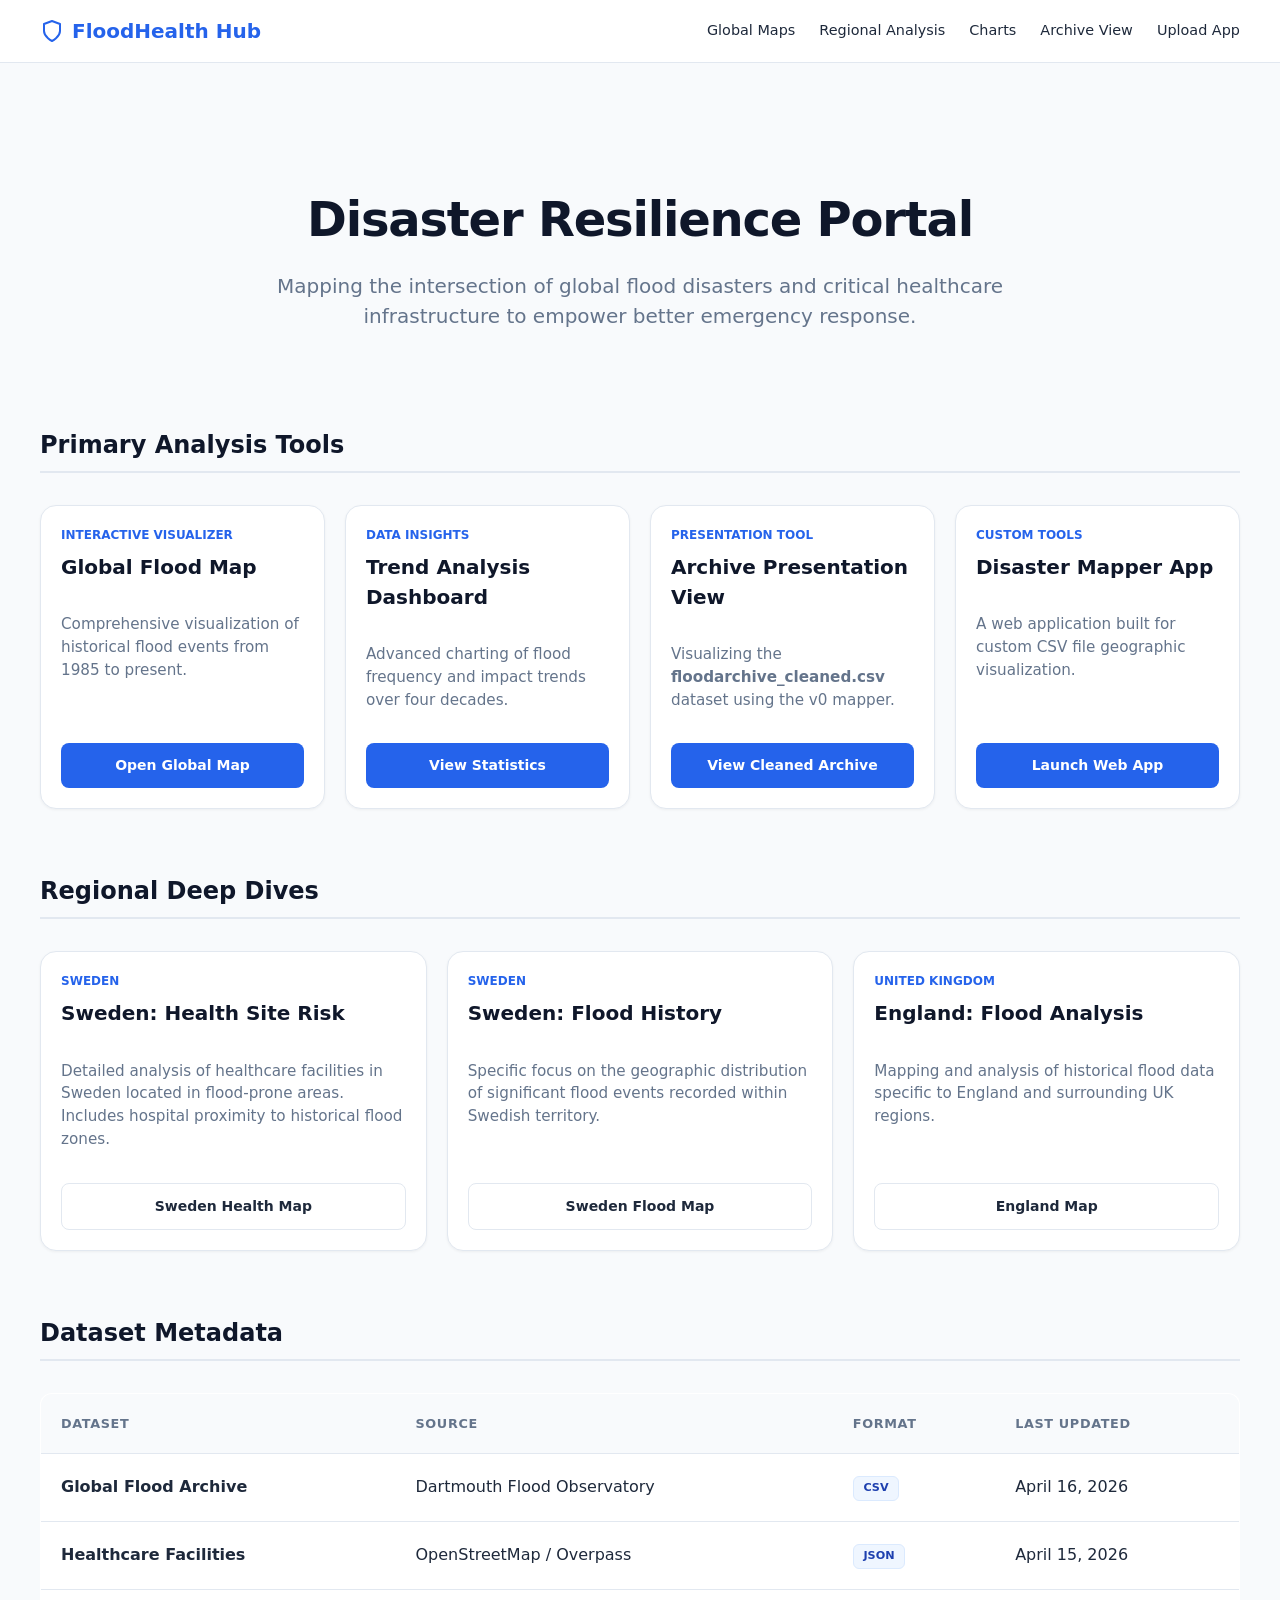
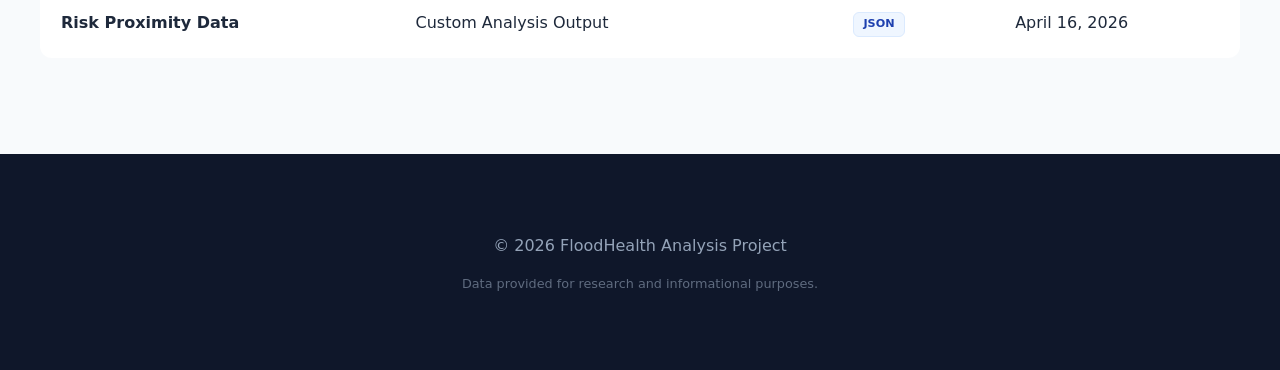
<file: index.html>
<!DOCTYPE html>
<html lang="en">
<head>
    <meta charset="UTF-8">
    <meta name="viewport" content="width=device-width, initial-scale=1.0">
    <title>Flood Risk & Health Site Analysis Hub</title>
    <style>
        :root {
            --primary: #2563eb;
            --primary-dark: #1d4ed8;
            --secondary: #64748b;
            --bg: #f8fafc;
            --card-bg: #ffffff;
            --text: #1e293b;
            --text-muted: #64748b;
            --border: #e2e8f0;
            --accent: #3b82f6;
        }

        body {
            font-family: 'Segoe UI', system-ui, -apple-system, sans-serif;
            background-color: var(--bg);
            color: var(--text);
            margin: 0;
            line-height: 1.5;
        }

        header {
            background: white;
            border-bottom: 1px solid var(--border);
            position: sticky;
            top: 0;
            z-index: 100;
        }

        nav {
            max-width: 1200px;
            margin: 0 auto;
            padding: 1rem 2rem;
            display: flex;
            justify-content: space-between;
            align-items: center;
        }

        .logo {
            font-weight: 700;
            font-size: 1.25rem;
            color: var(--primary);
            text-decoration: none;
            display: flex;
            align-items: center;
            gap: 0.5rem;
        }

        .nav-links {
            display: flex;
            gap: 1.5rem;
        }

        .nav-links a {
            text-decoration: none;
            color: var(--text);
            font-weight: 500;
            font-size: 0.9rem;
            transition: color 0.2s;
        }

        .nav-links a:hover {
            color: var(--primary);
        }

        main {
            max-width: 1200px;
            margin: 3rem auto;
            padding: 0 2rem;
        }

        .hero {
            text-align: center;
            margin-bottom: 4rem;
            padding: 2rem 0;
        }

        .hero h1 {
            font-size: 3rem;
            margin-bottom: 1rem;
            color: #0f172a;
            letter-spacing: -0.025em;
        }

        .hero p {
            font-size: 1.25rem;
            color: var(--text-muted);
            max-width: 800px;
            margin: 0 auto;
        }

        .section-header {
            border-bottom: 2px solid var(--border);
            padding-bottom: 0.5rem;
            margin-bottom: 2rem;
            margin-top: 4rem;
            display: flex;
            justify-content: space-between;
            align-items: flex-end;
        }

        .section-header h2 {
            margin: 0;
            font-size: 1.5rem;
            color: #0f172a;
        }

        .grid {
            display: grid;
            grid-template-columns: repeat(auto-fit, minmax(240px, 1fr));
            gap: 1.25rem;
        }

        .card {
            background: var(--card-bg);
            border: 1px solid var(--border);
            border-radius: 1rem;
            padding: 1.25rem;
            box-shadow: 0 1px 3px rgba(0,0,0,0.05);
            transition: all 0.3s cubic-bezier(0.4, 0, 0.2, 1);
            display: flex;
            flex-direction: column;
        }

        .card:hover {
            transform: translateY(-5px);
            box-shadow: 0 20px 25px -5px rgba(0,0,0,0.1), 0 10px 10px -5px rgba(0,0,0,0.04);
            border-color: var(--accent);
        }

        .card h3 {
            margin-top: 0;
            margin-bottom: 1rem;
            color: #0f172a;
            font-size: 1.25rem;
        }

        .card p {
            color: var(--text-muted);
            font-size: 0.95rem;
            margin-bottom: 2rem;
            flex-grow: 1;
        }

        .btn {
            display: inline-flex;
            align-items: center;
            justify-content: center;
            background: var(--primary);
            color: white;
            padding: 0.75rem 1.5rem;
            border-radius: 0.5rem;
            text-decoration: none;
            font-weight: 600;
            font-size: 0.875rem;
            transition: background 0.2s;
            gap: 0.5rem;
        }

        .btn:hover {
            background: var(--primary-dark);
        }

        .btn-outline {
            background: transparent;
            border: 1px solid var(--border);
            color: var(--text);
        }

        .btn-outline:hover {
            background: #f1f5f9;
            border-color: var(--secondary);
        }

        .metadata-section {
            margin-top: 4rem;
        }

        .dataset-table {
            width: 100%;
            border-collapse: collapse;
            background: white;
            border-radius: 0.75rem;
            overflow: hidden;
            border: 1px solid var(--border);
        }

        .dataset-table th, .dataset-table td {
            text-align: left;
            padding: 1.25rem;
            border-bottom: 1px solid var(--border);
        }

        .dataset-table th {
            background: #f8fafc;
            font-weight: 600;
            font-size: 0.8rem;
            color: var(--secondary);
            text-transform: uppercase;
            letter-spacing: 0.05em;
        }

        .badge {
            display: inline-block;
            padding: 0.2rem 0.6rem;
            border-radius: 6px;
            font-size: 0.7rem;
            font-weight: 700;
            background: #eff6ff;
            color: #1e40af;
            border: 1px solid #dbeafe;
        }

        footer {
            background: #0f172a;
            color: #94a3b8;
            text-align: center;
            padding: 4rem 2rem;
            margin-top: 6rem;
        }

        .tag {
            font-size: 0.75rem;
            color: var(--primary);
            font-weight: 700;
            text-transform: uppercase;
            margin-bottom: 0.5rem;
            display: block;
        }
    </style>
</head>
<body>

<header>
    <nav>
        <a href="#" class="logo">
            <svg width="24" height="24" viewBox="0 0 24 24" fill="none" stroke="currentColor" stroke-width="2" stroke-linecap="round" stroke-linejoin="round"><path d="M12 22s8-4 8-10V5l-8-3-8 3v7c0 6 8 10 8 10z"></path></svg>
            FloodHealth Hub
        </a>
        <div class="nav-links">
            <a href="#global">Global Maps</a>
            <a href="#regional">Regional Analysis</a>
            <a href="flood_analysis.html">Charts</a>
            <a href="v0_file/public/disaster-mapper.html?data=../../floodarchive_cleaned.csv">Archive View</a>
            <a href="v0_file/public/disaster-mapper.html">Upload App</a>
        </div>
    </nav>
</header>

<main>
    <section class="hero">
        <h1>Disaster Resilience Portal</h1>
        <p>Mapping the intersection of global flood disasters and critical healthcare infrastructure to empower better emergency response.</p>
    </section>

    <div class="section-header" id="global">
        <h2>Primary Analysis Tools</h2>
    </div>
    <div class="grid">
        <div class="card">
            <span class="tag">Interactive Visualizer</span>
            <h3>Global Flood Map</h3>
            <p>Comprehensive visualization of historical flood events from 1985 to present.</p>
            <a href="flood-map/index.html" class="btn">Open Global Map</a>
        </div>
        <div class="card">
            <span class="tag">Data Insights</span>
            <h3>Trend Analysis Dashboard</h3>
            <p>Advanced charting of flood frequency and impact trends over four decades.</p>
            <a href="flood_analysis.html" class="btn">View Statistics</a>
        </div>
        <div class="card">
            <span class="tag">Presentation Tool</span>
            <h3>Archive Presentation View</h3>
            <p>Visualizing the <strong>floodarchive_cleaned.csv</strong> dataset using the v0 mapper.</p>
            <a href="v0_file/public/disaster-mapper.html?data=../../floodarchive_cleaned.csv" class="btn">View Cleaned Archive</a>
        </div>
        <div class="card">
            <span class="tag">Custom Tools</span>
            <h3>Disaster Mapper App</h3>
            <p>A web application built for custom CSV file geographic visualization.</p>
            <a href="v0_file/public/disaster-mapper.html" class="btn">Launch Web App</a>
        </div>
    </div>

    <div class="section-header" id="regional">
        <h2>Regional Deep Dives</h2>
    </div>
    <div class="grid">
        <div class="card">
            <span class="tag">Sweden</span>
            <h3>Sweden: Health Site Risk</h3>
            <p>Detailed analysis of healthcare facilities in Sweden located in flood-prone areas. Includes hospital proximity to historical flood zones.</p>
            <a href="sweden-map/index.html" class="btn btn-outline">Sweden Health Map</a>
        </div>
        <div class="card">
            <span class="tag">Sweden</span>
            <h3>Sweden: Flood History</h3>
            <p>Specific focus on the geographic distribution of significant flood events recorded within Swedish territory.</p>
            <a href="sweden-floods-map/index.html" class="btn btn-outline">Sweden Flood Map</a>
        </div>
        <div class="card">
            <span class="tag">United Kingdom</span>
            <h3>England: Flood Analysis</h3>
            <p>Mapping and analysis of historical flood data specific to England and surrounding UK regions.</p>
            <a href="england-map/index.html" class="btn btn-outline">England Map</a>
        </div>
    </div>

    <div class="section-header">
        <h2>Dataset Metadata</h2>
    </div>
    <table class="dataset-table">
        <thead>
            <tr>
                <th>Dataset</th>
                <th>Source</th>
                <th>Format</th>
                <th>Last Updated</th>
            </tr>
        </thead>
        <tbody>
            <tr>
                <td><strong>Global Flood Archive</strong></td>
                <td>Dartmouth Flood Observatory</td>
                <td><span class="badge">CSV</span></td>
                <td>April 16, 2026</td>
            </tr>
            <tr>
                <td><strong>Healthcare Facilities</strong></td>
                <td>OpenStreetMap / Overpass</td>
                <td><span class="badge">JSON</span></td>
                <td>April 15, 2026</td>
            </tr>
            <tr>
                <td><strong>Risk Proximity Data</strong></td>
                <td>Custom Analysis Output</td>
                <td><span class="badge">JSON</span></td>
                <td>April 16, 2026</td>
            </tr>
        </tbody>
    </table>
</main>

<footer>
    <p>&copy; 2026 FloodHealth Analysis Project</p>
    <p style="font-size: 0.8rem; margin-top: 1rem; opacity: 0.6;">Data provided for research and informational purposes.</p>
</footer>

</body>
</html>
</file>
